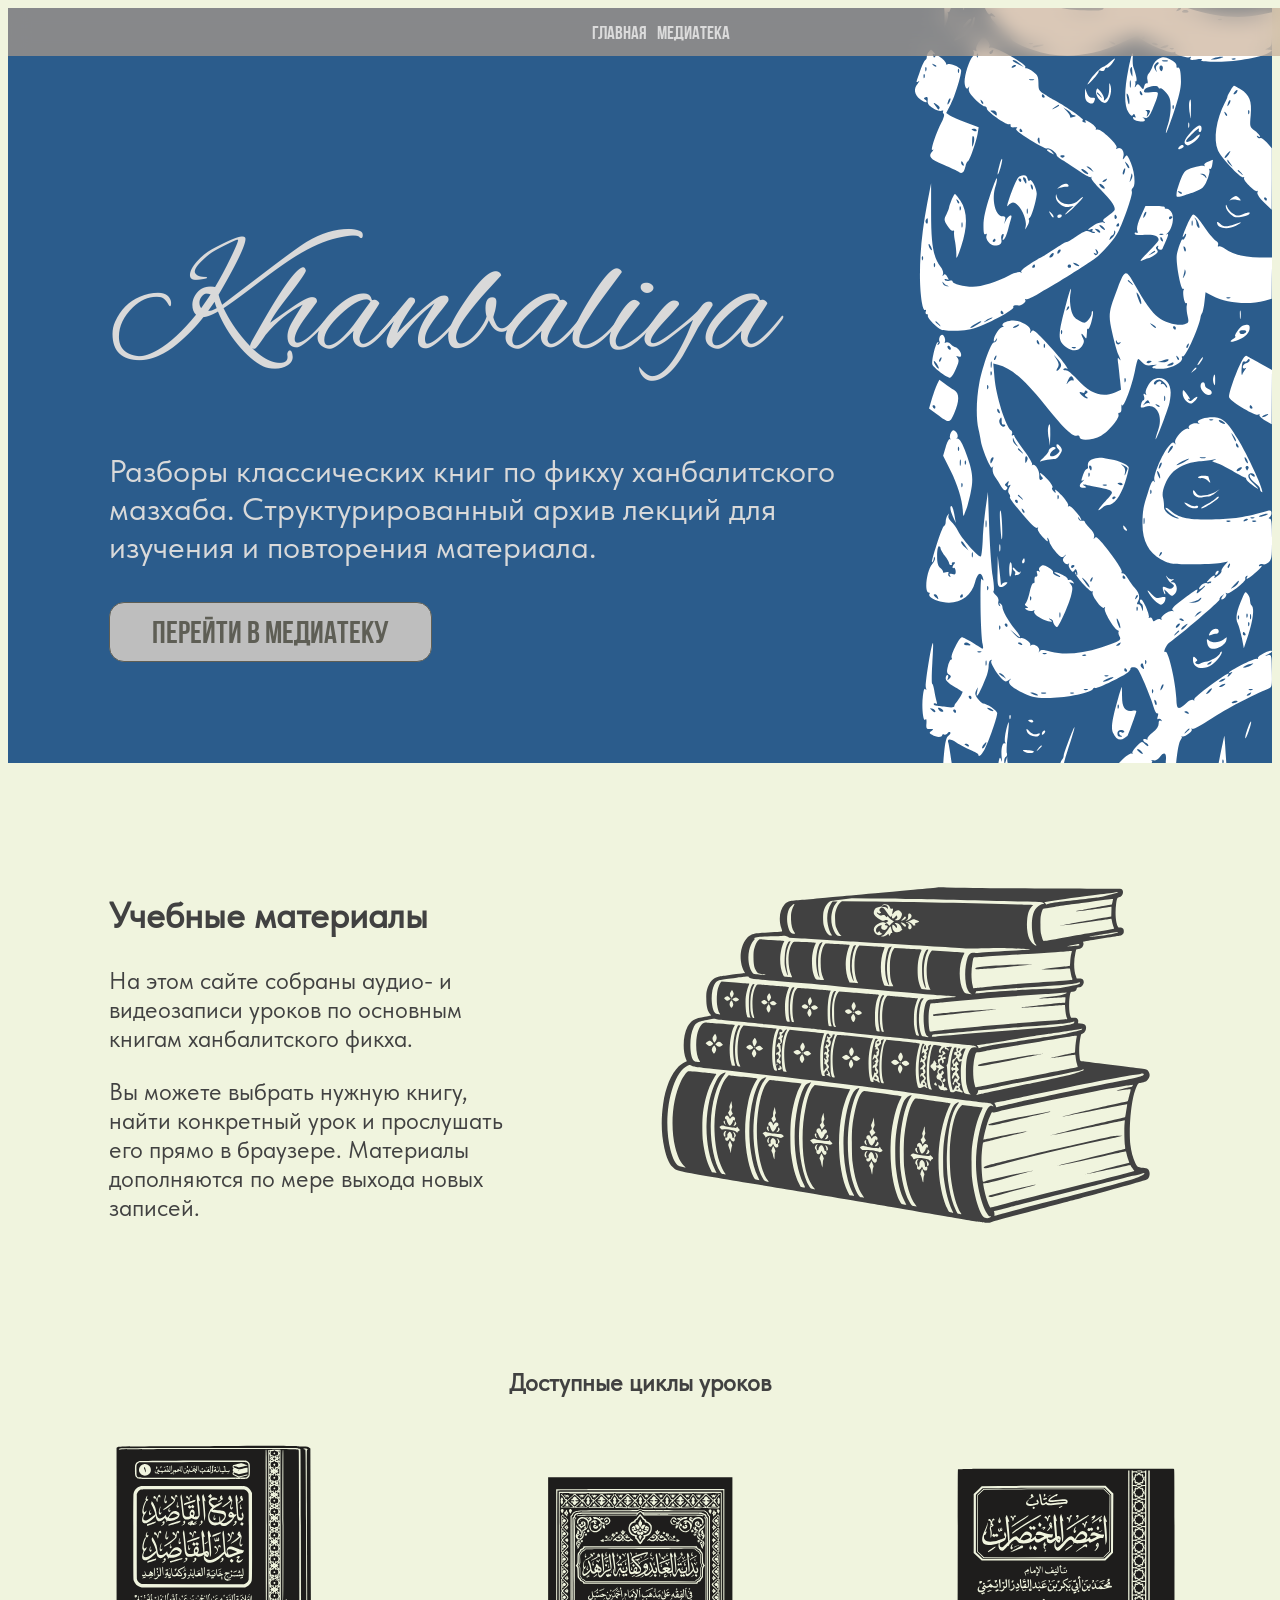
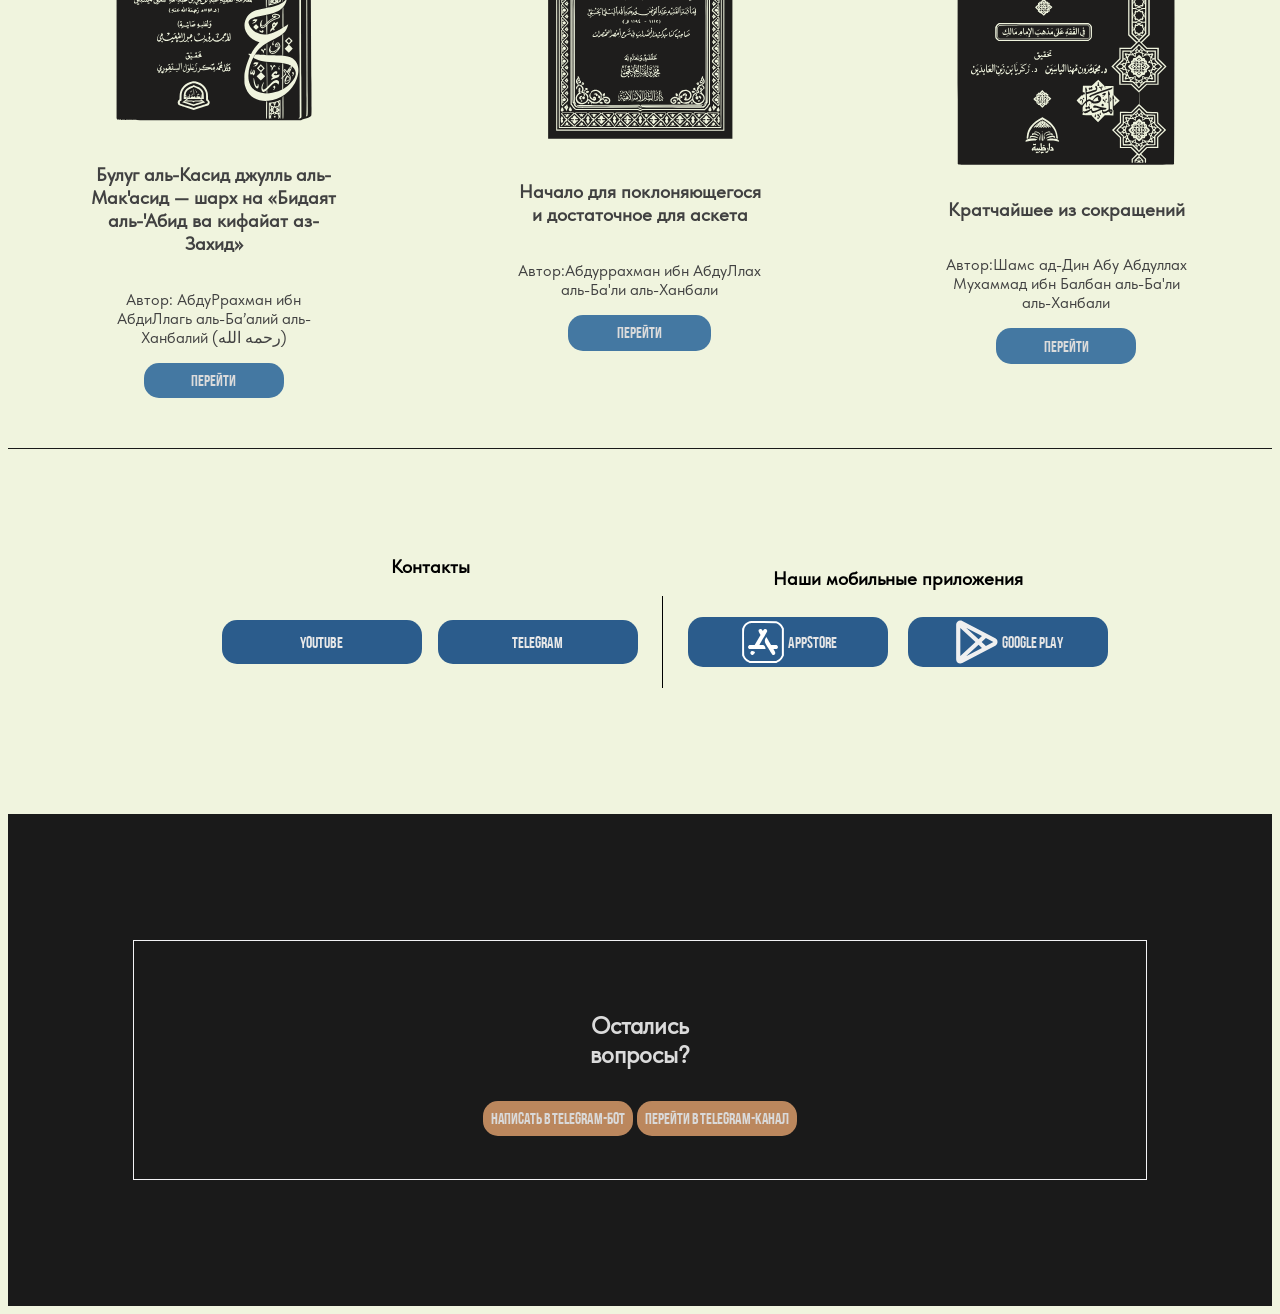
<file: index.html>
<!DOCTYPE html>
<html lang="ru">
<head>
    <meta charset="UTF-8">
    <meta name="viewport" content="width=device-width, initial-scale=1.0">
    <title>Khanbaliya</title>
    <link rel="stylesheet" href="style.css">
    <link rel="stylesheet" href="adaptive.css">
    <link rel="shortcut icon" href="images/Круглая-каллиграфическая-печать-Ханбалитской-школы.ico" type="image/x-icon">
    <style>
    @font-face {
        font-family: 'f_1';
        src: url('fonts/PTSerif-Regular.ttf') format('truetype');
    }
    @font-face {
        font-family: 'f_2';
        src: url('fonts/1601702404ht.ttf') format('truetype');
    }
    @font-face {
        font-family: 'f_3';
        src: url('fonts/1601702404ht.ttf') format('truetype');
    }
    @font-face {
        font-family: 'f_4';
        src: url('bb.ttf') format('truetype');
    }
    a {
        font-family: f_4;
    }
</style>
    
</head>
<body>
    <header>
        <a style="font-family: f_4; font-weight: 100;" href="index.html">Главная</a>
        <a style="font-family: f_4; font-weight: 100;"  href="media.html">Медиатека</a>
    </header>
    <main>
        <div class="hero">
            <h1>Khanbaliya</h1>
            <p>Разборы классических книг по фикху ханбалитского мазхаба. Структурированный архив лекций для изучения и повторения материала.</p>
            <a style="font-family: f_4; font-weight: 100;"  href="media.html">Перейти в медиатеку</a>
        </div>
        <div class="general_block_1">
            <div class="bl_1">
                <h2>Учебные материалы</h2>
                <p>На этом сайте собраны аудио- и видеозаписи уроков по основным книгам ханбалитского фикха.</p>
                <p>Вы можете выбрать нужную книгу, найти конкретный урок и прослушать его прямо в браузере. Материалы дополняются по мере выхода новых записей.</p>
            </div>
            <img src="images/books.svg" alt="">
        </div>
        <div class="general_block_2">
            <h2>Доступные циклы уроков</h2>
            <div class="b2_grid">
                <div class="card_b2">
                    <img src="images/img1.svg" alt="">
                    <h3>Булуг аль-Касид джулль аль-Мак'асид — шарх на «Бидаят аль-'Абид ва кифайат аз-Захид»</h3>
                    <p>Автор: АбдуРрахман ибн АбдиЛлагь аль-Ба’алий аль-Ханбалий (رحمه الله)</p>
                    <a href="media.html">Перейти</a>
                </div>
                <div class="card_b2">
                    <img style="width: 50%;" src="images/img2.svg" alt="">
                    <h3>Начало для поклоняющегося и достаточное для аскета</h3>
                    <p>Автор:Абдуррахман ибн АбдуЛлах аль-Ба'ли аль-Ханбали</p>
                    <a href="media.html">Перейти</a>
                </div>
                <div class="card_b2">
                    <img src="images/img3.svg" alt="">
                    <h3>Кратчайшее из сокращений</h3>
                    <p>Автор:Шамс ад-Дин Абу Абдуллах Мухаммад ибн Балбан аль-Ба'ли аль-Ханбали</p>
                    <a href="media.html">Перейти</a>
                </div>
            </div>
        </div>
        <div class="general_block_3" >
            
            <div  style="padding: 2%; text-align: center; display: flex; flex-direction: column; align-items: center; margin-top: 0px;">
            <h3 >Контакты</h3>
                <div class="lv1_b3">
                    <a style="padding: 3%;" class="b_3" href="">YouTube</a>
                    <a style="padding: 3%;" class="b_3 " href="https://t.me/khanabilya_0">Telegram</a>
                </div>
            </div>
            <div class="b3">
                <h3>Наши мобильные приложения</h3>
                <div  class="bl_3">
                    <a class="b_3" href="https://apps.apple.com/app/id6754279069"><img src="images/apple.svg" alt="">AppStore</a>
                    <a class="b_3" href="https://play.google.com/store/apps/details?id=com.hanabily"><img src="images/google-play-svgrepo-com.svg" alt="">Google Play</a>
                </div>
            </div>
        </div>
    </main>
    <footer>
        <div class="fut_lv1">
            <div style="display: flex; align-items: center; justify-content: center;">
                <h2 style="text-align: center; width: 100%;">Остались вопросы?</h2>
            </div>
            <div class="fut">
                <a href="https://t.me/hanbaly_bot"> Написать в Telegram-бот</a>
                <a href="https://t.me/khanabilya_0">Перейти в Telegram-канал</a>
            </div>
        </div>
    </footer>
</body>
</html>
</file>
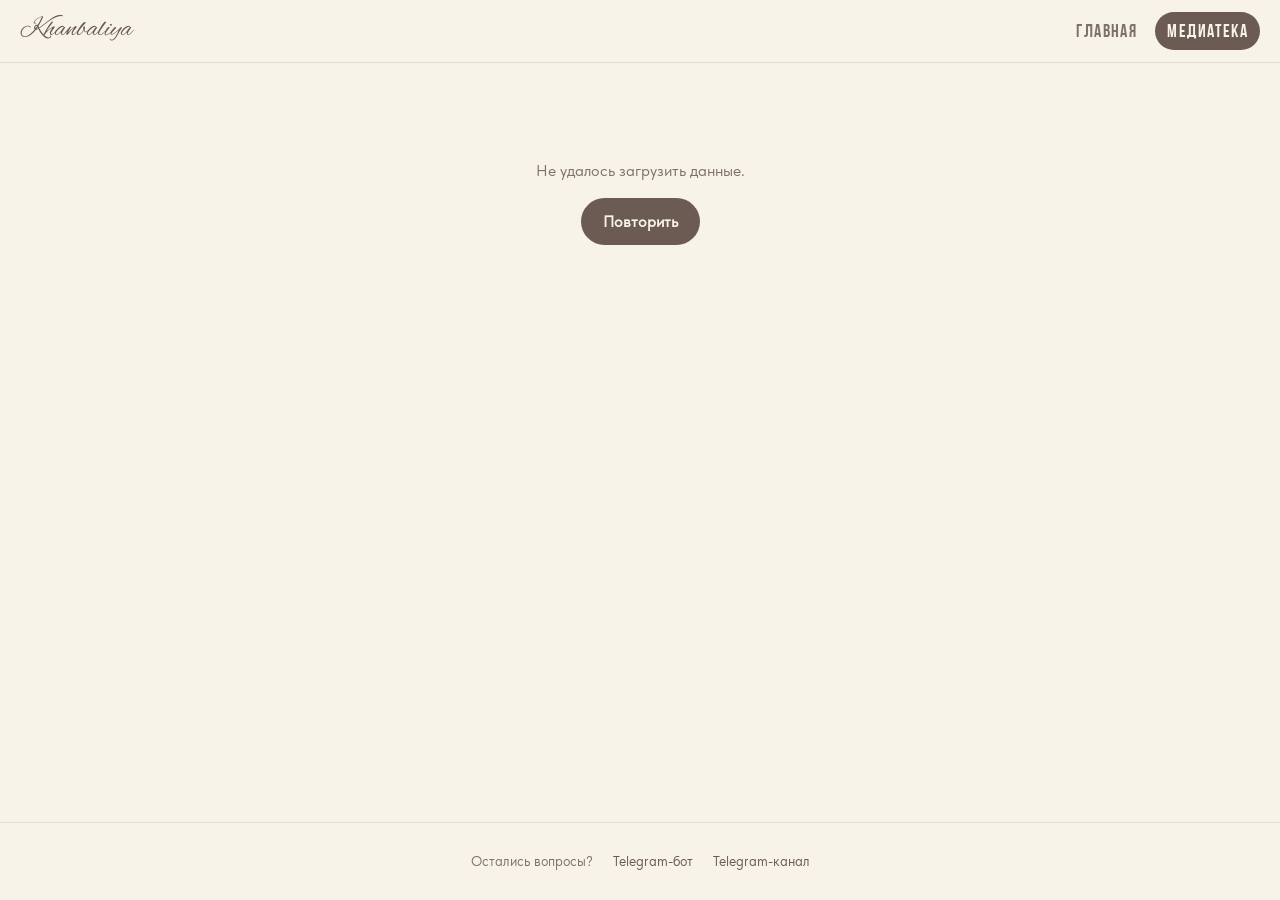
<file: media.html>
<!DOCTYPE html>
<html lang="ru">
<head>
    <meta charset="UTF-8">
    <meta name="viewport" content="width=device-width, initial-scale=1.0, viewport-fit=cover">
    <meta name="color-scheme" content="light">
    <title>Медиатека — Khanbaliya</title>
    <link rel="shortcut icon" href="images/Круглая-каллиграфическая-печать-Ханбалитской-школы.ico" type="image/x-icon">
    <link rel="stylesheet" href="media.css">
</head>
<body data-view="home">

<header class="topbar">
    <a class="brand" href="index.html">Khanbaliya</a>
    <nav>
        <a href="index.html">Главная</a>
        <a href="#" class="active">Медиатека</a>
    </nav>
</header>

<main id="app">

    <!-- Загрузка / ошибка -->
    <section id="boot" class="boot" aria-live="polite">
        <div class="spinner" id="boot-spinner"></div>
        <p id="boot-text">Загружаем уроки…</p>
        <button id="boot-retry" class="btn" hidden>Повторить</button>
    </section>

    <!-- ГЛАВНАЯ: книги -->
    <section id="view-home" hidden>
        <div class="hero">
            <h1>Media Library</h1>
            <p>Аудиоуроки по книгам ханбалитского фикха</p>
        </div>
        <div id="continue"></div>
        <label class="search">
            <span data-icon="search"></span>
            <input id="search" type="search" placeholder="Найти книгу или урок" autocomplete="off">
        </label>
        <div id="books" class="grid"></div>
        <div id="hits"></div>
        <p class="note-vpn">Если аудио не загружается — попробуйте VPN.</p>
    </section>

    <!-- КНИГА: список частей -->
    <section id="view-book" hidden>
        <a class="back" href="#"><span data-icon="chevron-left"></span>Все книги</a>
        <div id="book-head" class="book-head"></div>
        <label class="search" id="book-search-wrap" hidden>
            <span data-icon="search"></span>
            <input id="book-search" type="search" placeholder="Найти часть" autocomplete="off">
        </label>
        <div id="book-lessons" class="list"></div>
    </section>

    <!-- УРОК: плеер + заметки -->
    <section id="view-lesson" hidden>
        <a class="back" id="lesson-back" href="#"><span data-icon="chevron-left"></span><span id="lesson-back-text">Назад</span></a>
        <div class="lesson-grid">

            <div class="player card">
                <div class="cover cover--lg" id="lp-cover"><span id="lp-letter"></span></div>
                <div class="now">
                    <div class="eyebrow" id="lp-eyebrow"></div>
                    <h1 id="lp-title"></h1>
                    <div class="muted" id="lp-book"></div>
                </div>

                <div class="seekrow">
                    <input id="seek" type="range" min="0" max="0" step="any" value="0" aria-label="Перемотка">
                    <div class="times"><span id="t-cur">0:00</span><span id="t-dur">0:00</span></div>
                </div>

                <div class="transport">
                    <button id="btn-prev" class="ic" aria-label="Предыдущая часть" title="Предыдущая часть"><span data-icon="prev"></span></button>
                    <button id="btn-back" class="ic" aria-label="Назад на 15 секунд" title="Назад 15 с"><span data-icon="back15"></span></button>
                    <button id="btn-play" class="play" aria-label="Играть"><span class="i-play" data-icon="play"></span><span class="i-pause" data-icon="pause"></span></button>
                    <button id="btn-fwd" class="ic" aria-label="Вперёд на 15 секунд" title="Вперёд 15 с"><span data-icon="fwd15"></span></button>
                    <button id="btn-next" class="ic" aria-label="Следующая часть" title="Следующая часть"><span data-icon="next"></span></button>
                </div>

                <div class="chips">
                    <button id="btn-speed" class="chip" title="Скорость">1×</button>
                    <button id="btn-sleep" class="chip" title="Таймер сна"><span data-icon="moon"></span><span id="sleep-label">Таймер сна</span></button>
                    <button id="btn-auto" class="chip" aria-pressed="true" title="Автоматически включать следующую часть">Авто-следующая</button>
                </div>
            </div>

            <div class="side card">
                <div class="tabs" role="tablist">
                    <button role="tab" data-tab="notes" aria-selected="true">Заметки</button>
                    <button role="tab" data-tab="parts" aria-selected="false">Части</button>
                </div>

                <div class="panel" data-panel="notes">
                    <div class="note-tools">
                        <button id="btn-time" class="chip" title="Вставить текущее время"><span data-icon="clock"></span>Таймкод</button>
                        <button id="btn-bold" class="chip" aria-label="Жирный"><b>B</b></button>
                        <button id="btn-italic" class="chip" aria-label="Курсив"><i>I</i></button>
                        <select id="font-select" aria-label="Шрифт заметок">
                            <option value="'Tilda', system-ui, sans-serif">Обычный</option>
                            <option value="Georgia, 'Times New Roman', serif">С засечками</option>
                            <option value="ui-monospace, Menlo, Consolas, monospace">Моноширинный</option>
                        </select>
                    </div>
                    <textarea id="note-text" placeholder="Пишите заметки по ходу урока. Таймкод привязывает мысль к моменту в записи."></textarea>
                    <div class="note-foot">
                        <span id="note-status" class="muted"></span>
                        <span class="spacer"></span>
                        <button id="btn-export" class="chip"><span data-icon="download"></span>Экспорт .txt</button>
                        <button id="btn-clear" class="chip danger"><span data-icon="trash"></span>Очистить</button>
                    </div>
                    <div id="note-preview-wrap" hidden>
                        <h3>Просмотр (таймкоды кликабельны)</h3>
                        <div id="note-preview"></div>
                    </div>
                </div>

                <div class="panel" data-panel="parts" hidden>
                    <div id="side-lessons" class="list"></div>
                </div>
            </div>

        </div>
    </section>
</main>

<footer class="foot" id="foot">
    <span>Остались вопросы?</span>
    <a href="https://t.me/hanbaly_bot">Telegram-бот</a>
    <a href="https://t.me/khanabilya_0">Telegram-канал</a>
</footer>

<!-- Мини-плеер: виден на всех экранах, кроме страницы урока -->
<div id="mini" hidden>
    <div class="mini-bar"><i id="mini-bar"></i></div>
    <div class="mini-body" id="mini-open" role="button" tabindex="0" aria-label="Открыть плеер">
        <div class="cover cover--sm" id="mini-cover"><span id="mini-letter"></span></div>
        <div class="mini-text">
            <div class="mini-title" id="mini-title"></div>
            <div class="muted" id="mini-book"></div>
        </div>
        <button id="mini-play" class="mini-btn" aria-label="Играть"><span class="i-play" data-icon="play"></span><span class="i-pause" data-icon="pause"></span></button>
    </div>
</div>

<div id="toast" role="status" aria-live="polite"></div>
<audio id="audio" preload="metadata"></audio>
<script src="app.js"></script>
</body>
</html>
</file>
<file: style.css>
a {
    font-family: inherit; /* Наследовать шрифт от родителя */
}
@font-face {
    font-family: f_1;
    src: url(fonts/PTSerif-Regular.ttf);
}
@font-face {
    font-family: f_2;
    src: url(fonts/1601702404ht.ttf);
}
@font-face {
    font-family: f_3;
    src: url(fonts/1601702404ht.ttf);
}
@font-face {
    font-family: f_4;
    src: url(bb.ttf);
}
@font-face {
    font-family: f_5;
    src: url(fonts/TildaSans-Regular.ttf);
}
:root{
    --1:#1A1A1A;
    --2:#414141;
    --3:#D4A373;
    --4:#262626;
    --5:#A1A1AA ;
    --6:#dbdbdb;
    --7:#c3a6899c;
}
:root{
    --im1:url(/images/fon.svg);
}
*{
    transition: filter 0.3s;

}
body{
        background: #f0f4de;
}
header{
    display: flex;
    text-align: center;
    align-items: center;
    justify-content: center;
    position: fixed;
    z-index: 1000;
    background: var(--7);
    width: 100%;
    padding: 1%;
    backdrop-filter: blur(10px);
    gap: 10px;
}
header a {
    font-family: f_2;
    font-weight: 600;
    font-size: 120%;
    text-decoration: none;
    color: var(--6);
}
header a:hover{
    filter: invert();
    
}
.hero{
    display: flex;
    flex-direction: column;
    gap: 4px;
    justify-content: center;
    text-align: start;
    padding: 8%;
    background-color: var(--3);
    background-image: url(images/fon.svg);
    filter: invert();
    background-position: right;
    background-repeat: no-repeat;
    background-size: cover;
    color: var(--4)    ;
    font-size: 500%;
}
.hero h1{
    font-weight: 100;
    margin-bottom: 0px;
    font-family: f_3;
    max-width: 800px;
    padding: 0%;
}
.hero a{
    background: var(--2);
    max-width: 300px;
    color: var(--5);
    text-decoration: none;
    font-family: f_1;
    padding: 1%;
    text-align: center;
    font-size: 40%;
    border-radius: 15px;
    border: #A1A1AA 1px solid;
}
.hero a:hover{
    filter: invert();
}
.hero p{
    font-size: 40%;
    max-width: 70%;
    font-family: f_5;
}
.general_block_1{
    padding: 8%;
    color: var(--2);
    font-family: f_5;
    font-size: 150%;
    display: flex;
    align-items: center;
    justify-content: center;    
}
.general_block_1 img{
    width: 50%;
    height: auto;
}
.general_block_1 p, h2{
    max-width: 80%;

}
.general_block_2{
    font-family: f_5;
    color: var(--2);
    text-align: center;
    display: flex;
    flex-direction: column;
    justify-content: center;
    align-items: center;
}
.b2_grid{
    display: flex;
    align-items: center;
    justify-content: center;
    gap: 10px;
}
.card_b2{
    display: flex;
    flex-direction: column;
    max-width: 40%;
    text-align: center;
    justify-content: center;
    align-items: center;
}
.card_b2 p, h3{
    max-width: 60%;
}
.card_b2 img{
    width: 70%;
    filter: saturate(0.6) contrast(0.8) sepia(0.2) brightness(1.1);;
}
.card_b2 a{
    text-align: center;
    text-decoration: none;
    color: var(--6);
    background: #4478a2;
    padding: 2%;
    width: 30%;
    border-radius: 15px;
}
.card_b2 a:hover{
    filter: invert();
}
footer{
    text-align: center;
    display: flex;
    flex-direction: column;
    align-items: center;
    margin-top: 100px;
    padding: 10%;
    background: var(--1);
    color: var(--6);
    font-family: f_5;
    gap: 20px;
    
}
footer a {
    background: #4478a2;
    color: var(--4);
    text-decoration: none;
    filter: invert();
    border-radius: 15px;
    padding: 8px;
}
footer a:hover{
    filter: none;
}
.fut_lv1{
    border: #f3f3f5 1px solid;
    padding: 5%;
    display: flex;
    width: 90%;
    text-align: center;
    flex-direction: column;
    align-items: center;
    justify-content: center;
    gap: 20px;
}
.general_block_3{
    font-family: f_5;
    text-align: center;
    display: flex;
    align-items: center;
    justify-content: center;
    border-top: #1A1A1A solid 1px;
    margin-top: 50px;
    padding: 0px;

}
.bl_3{
    display: flex;
    align-items: center;
    justify-content: center;
    text-align: center;
    padding: 2%;
    gap: 20px;
    width: 100%;
}
.b_3{
    display: flex;
    align-items: center;
    background: var(--3);
    padding: 0% 2%;
    border-radius: 15px;
    filter: invert();
    width: 200PX;
    justify-content: center;
}
.general_block_3 img{
    width: 50px;
}
.bl_3 a {
    text-decoration: none;
    color: #1A1A1A;
}
.b_3:hover{
    filter: none;
}
.general_block_3 h3{
    margin-top: 80px;
    width: 100%;
}
.lv1_b3{
    border-right: 1px solid;
    display: flex;
    gap: 16px;
    padding: 24px;

}
.lv1_b3 a{
    color: rgb(23, 23, 23);
    text-decoration: none;
}
.b3{
    text-align: center; 
    display: flex; 
    flex-direction: column; 
    align-items: center;
    
}
.media_block_1{
    text-align: center;
    display: flex;
    flex-direction: column;
    align-items: center;
    justify-content: center;
}
.media_block_1 h2{
    margin-bottom: 0px;
}
.media_block_1 p{
    margin-top: 2px;
}
/* ==========================================
   Стили для тетради заметок
   ========================================== */
.notebook-paper {
    background-color: #fdfdfd;
    background-image: linear-gradient(#e1e1e1 1px, transparent 1px);
    background-size: 100% 30px;
    line-height: 30px;
    border: 1px solid #ccc;
    border-radius: 4px;
    padding: 0 15px;
}

.notebook-paper textarea {
    width: 100%;
    height: 250px;
    background: transparent;
    border: none;
    outline: none;
    resize: none;
    line-height: 30px; /* Строки должны совпадать с полосками */
    font-family: inherit;
    font-size: 16px;
    padding: 0;
    margin: 0;
    color: #12121a;
}

.saved-note-display {
    white-space: pre-wrap;
    line-height: 30px;
    background-color: #fdfdfd;
    background-image: linear-gradient(#e1e1e1 1px, transparent 1px);
    background-size: 100% 30px;
    border: 1px solid #ccc;
    border-radius: 4px;
    font-size: 16px;
    color: #12121a;
}

.saved-note-display b, .saved-note-display strong { font-weight: bold; }
.saved-note-display i, .saved-note-display em { font-style: italic; }
.saved-note-display .time-link {
    color: #2f2f30;
    font-weight: bold;
    cursor: pointer;
    text-decoration: underline;
}

/* Полноэкранный режим */
#notes-wrapper.fullscreen {
    position: fixed;
    top: 0; left: 0; width: 100vw; height: 100vh;
    background: #12121a;
    z-index: 9999;
    padding: 20px;
    box-sizing: border-box;
    display: flex;
    flex-direction: column;
    color: white;
    border-radius: 0;
}
#notes-wrapper.fullscreen .notes-header h3 {
    color: white;
}
#notes-wrapper.fullscreen .notebook-paper {
    flex-grow: 1;
    display: flex;
    flex-direction: column;
    background-color: #fdfdfd;
}
#notes-wrapper.fullscreen textarea {
    flex-grow: 1;
    height: auto;
}
.materials{
    margin-left: 4%;
    max-width: 50%;
}
.materials a {
    text-decoration: none;
    color: var(--4);
}
.materials a:hover{
    color: #180026;
}
.materials h3{
}
.materials p{
}
#page-book{
    font-family: f_5;
}
#page-book h2:hover{
    background-color: #3d4519;
}
#nav-back-container a{
    color: var(--2);
}
/* Стили для тетради (ТОЛЬКО для ввода) */
.notebook-paper {
    background-color: #fdfdfd;
    background-image: linear-gradient(#e1e1e1 1px, transparent 1px);
    background-size: 100% 30px;
    line-height: 30px;
    border: 1px solid #ccc;
    border-radius: 4px;
    padding: 0 15px;
}

.notebook-paper textarea {
    width: 100%;
    height: 250px;
    background: transparent;
    border: none;
    outline: none;
    resize: none;
    line-height: 30px;
    font-family: inherit;
    font-size: 16px;
    padding: 0;
    margin: 0;
    color: #303030;
}

/* Сохраненные заметки (БЕЗ линий, просто текст) */
.saved-note-display {
    white-space: pre-wrap;
    line-height: 1.6;
    font-size: 16px;
    color: #e8e8f0; /* Светлый текст для темного фона */
    background: #1a1a26;
    border: 1px solid #2a2a3d;
    border-radius: 8px;
    padding: 15px;
    margin-top: 10px;
}

.saved-note-display b, .saved-note-display strong { font-weight: bold; color: #fff; }
.saved-note-display i, .saved-note-display em { font-style: italic; color: #ccc; }
.saved-note-display .time-link {
    color: #7b7b7b;
    font-weight: bold;
    cursor: pointer;
    text-decoration: underline;
}

/* Стиль для summary (стрелочка) */
summary::-webkit-details-marker { display: none; }
summary { list-style: none; }
summary::before { content: '➕ '; }
details[open] summary::before { content: '➖ '; }

/* Полноэкранный режим */
#notes-wrapper.fullscreen {
    position: fixed;
    top: 0; left: 0; width: 100vw; height: 100vh;
    background: #12121a;
    z-index: 9999;
    padding: 20px;
    box-sizing: border-box;
    display: flex;
    flex-direction: column;
    overflow-y: auto;
}
#notes-wrapper.fullscreen .notebook-paper {
    flex-grow: 1;
    display: flex;
    flex-direction: column;
    background-color: #fdfdfd;
}
#notes-wrapper.fullscreen textarea {
    flex-grow: 1;
    height: 60vh;
}
#notes-wrapper.fullscreen summary {
    color: white;
}
.saved-note-display {
    white-space: pre-wrap;
    word-wrap: break-word;       /* Переносит длинные слова */
    overflow-wrap: break-word;   /* Современный аналог */
    line-height: 1.6;
    font-size: 16px;
    color: #e8e8f0;
    background: #12121a;
    border-radius: 6px;
    padding: 15px;
    margin-top: 10px;
    max-width: 100%;             /* Ограничивает ширину родителем */
    box-sizing: border-box;      /* Чтобы padding не расширял блок */
}
/* ==========================================
   Кастомный аудиоплеер
   ========================================== */
.custom-audio-player {
    border: 1px solid #2a2a3d;
    border-radius: 12px;
    padding: 20px;
    margin-bottom: 30px;
    display: flex;
    flex-direction: column;
    gap: 15px;
}

/* Прогресс-бар */
.player-progress-container {
    width: 100%;
    height: 8px;
    background: #363636;
    border-radius: 4px;
    cursor: pointer;
    position: relative;
    overflow: hidden;
}

.player-progress-bar {
    height: 100%;
    width: 0%;
    background: #3c3c3c;
    border-radius: 4px;
    transition: width 0.1s linear;
}

/* Контролы */
.player-controls {
    display: flex;
    align-items: center;
    justify-content: center;
    gap: 15px;
    flex-wrap: wrap;
}

/* Кнопки */
.player-btn {
    background: transparent;
    border: none;
    color: #4b4b4b;
    cursor: pointer;
    display: flex;
    align-items: center;
    justify-content: center;
    padding: 8px;
    border-radius: 50%;
    transition: all 0.2s ease;
}

.player-btn:hover {
    color: #1e1e1e;
    background: rgba(13, 13, 13, 0.015);
}

.player-btn.play-btn {
    background: #272727;
    color: white;
    width: 56px;
    height: 56px;
    text-align: center;
}

.player-btn.play-btn:hover {
    background: #1c1b1f;
    transform: scale(1.05);
}

/* Время */
.player-time {
    font-variant-numeric: tabular-nums;
    font-size: 14px;
    color: #3d3d3d;
    min-width: 90px;
    text-align: center;
}

/* Скорость */
.player-speed {
    background: #12121a;
    color: #e8e8f0;
    border: 1px solid #404040;
    padding: 6px 10px;
    border-radius: 6px;
    cursor: pointer;
    font-size: 14px;
    outline: none;
}

.player-speed:focus {
    border-color: #1a191b;
}
button{
    border-radius: 10px;
    border:#12121a 1px solid;
}
.book{
    background: #d4a37339;
    padding: 2%;
    border: #4d4d4d5f 1px solid;
    border-radius: 15px;
    margin-bottom: 20px;
    color: var(--2);
}
.book img{
    width: 5%;
}
.book h3{
    border-bottom: 1px solid;
    color: var(--2);
}
.book p{
    color: var(--2);
}
.materials{
    margin: 0 auto;
    padding: 4%;
}
.book:hover{
    filter:contrast(5);
}
#book-title-display h3{
    border-bottom: none;
}
.media_block_1{
    border-bottom: 1px solid;
}
.media_block_1 h1{
    margin-bottom: 10px;

}
#lessons-container{
    display: flex;
    flex-direction: column;
    justify-content: center;
    text-align: center;
    margin: 0 auto;
}
.media_block_1 h2{
    font-family: f_5;
    font-weight: 100;
    margin-bottom: 40px;
}
/* Обновляем контейнер прогресс-бара */
.player-progress-container {
    width: 100%;
    height: 6px;
    background: #2a2a3d; /* Светлая линия */
    border-radius: 4px;
    cursor: pointer;
    position: relative;
    margin: 15px 0;
    display: flex;
    align-items: center;
    overflow: visible; /* иначе кружок-ползунок обрезается */
}

/* Сама заполненная часть */
.player-progress-bar {
    height: 100%;
    width: 0%;
    background: #464646; /* Фиолетовая линия */
    border-radius: 4px;
    position: relative;
    pointer-events: none; /* Чтобы клик проходил на контейнер */
}

/* Кружок-ползунок */
.player-thumb {
    position: absolute;
    right: -8px; /* Сдвигаем вправо, чтобы был по центру края */
    top: 50%;
    transform: translateY(-50%);
    width: 16px;
    height: 16px;
    background: #ffffff;
    border: 3px solid #646464;
    border-radius: 50%;
    box-shadow: 0 2px 5px rgba(0,0,0,0.5);
    opacity: 0; /* Скрыт по умолчанию */
    transition: opacity 0.2s;
    pointer-events: auto;
    cursor: grab;
}

/* Показываем кружок при наведении на плеер */
.custom-audio-player:hover .player-thumb,
.custom-audio-player.dragging .player-thumb {
    opacity: 1;
}

/* Меняем курсор при перетаскивании */
.custom-audio-player.dragging .player-thumb {
    cursor: grabbing;
    transform: translateY(-50%) scale(1.2);
}
</file>
<file: adaptive.css>
@media (max-width: 1000px){

    *{
        font-size: 100%;
    }
    header{
        margin: 0 auto;
        right: 10%;
        max-width: 80%;
        border-radius: 15px;
    }
    .hero{
        width: 100%;
        padding: 90% 0%;
        background-repeat: repeat-y;
        background-size: auto;
        text-align: center;
        display: flex;
        flex-direction: column;
        align-items: center;

    }
    .hero p{
        font-size: 0%;

    }
    .hero h1{
        background: #dedddd91;
        backdrop-filter: blur(10px);
        padding: 5%;
        border-radius: 20px;
    }
    .b2_grid{
        display: flex;
        flex-direction: column;
    }
    .general_block_3{
        flex-direction: column;
    }
    .card_b2{
        max-width: 100%;
    }
    .general_block_1{
        text-align: center;
        display: flex;
        flex-direction: column;
        align-items: center;
        justify-content: center;
        border-bottom: 1px solid;
    }
    .bl_1{
        display: flex;
        flex-direction: column;
        align-items: center;
        gap: 10px;
    }
    .general_block_1 p{
        
    }
    .general_block_1 img{
    height: 0px;        
    }
    h2{
        font-size: 200%;
    }
    footer{
        
    }
    .fut{
        display: flex;
        flex-direction: column;
        gap: 8px;
    }
    .fut_lv1 h2{
    }
    .fut_lv1 a{
        font-size: 80%;
        
    }
    .general_block_3{
        margin: 0 auto;
        width: 80%;
        padding: 0%;
        border: none;
        
    }
    .lv1_b3, .bl_3{
        display: flex;
        flex-direction: column;
    }
    .lv1_b3{
        gap: 10px;
        font-size: 200%;
        border-right: #00000000 1px solid;
        border-bottom: 1px solid;
    }
    .b3{
        padding: 1px;
    }
    .general_block_3{
        display: flex;
        flex-direction: column;
        gap: 4px;
    }
    .b3 h3 {
        margin-top: 8px;
        padding: 0%;
    }
    .materials{
        max-width: 90%;
        margin-top: 64px;
    }
    #heroMEDIA h1{
        line-height: 60px;
        max-width: 70% !important;
    }
    .book img{
        width: 10%;
    }
}
</file>
<file: media.css>
/* ==========================================================
   Медиатека Khanbaliya — отдельный стиль страницы media.html
   Кремово-коричневая тема.
   ========================================================== */
@font-face { font-family: 'Tilda';  src: url(fonts/TildaSans-Regular.ttf); font-display: swap; }
@font-face { font-family: 'Script'; src: url(fonts/1601702404ht.ttf);     font-display: swap; }
@font-face { font-family: 'Bebas';  src: url(bb.ttf);                      font-display: swap; }

:root {
    --bg: #f7f3e8;          /* Кремовый фон */
    --surface: #fdfbf7;     /* Светлый для карточек */
    --surface-2: #ece6d9;   /* Для ховеров и полей */
    --line: rgba(107, 91, 82, .15);
    --text: #3b322b;        /* Темно-коричневый текст */
    --muted: #7e7268;       /* Приглушенный */
    --accent: #6b5b52;      /* Коричневый акцент */
    --accent-ink: #f7f3e8;
    --track: rgba(107, 91, 82, .2);
    --danger: #a8443a;
    --shadow: 0 12px 32px rgba(60, 50, 40, .08);
    --r: 20px;
    color-scheme: light;
}

* { box-sizing: border-box; margin: 0; }
[hidden] { display: none !important; }
html { scroll-behavior: smooth; }
body {
    background: var(--bg);
    color: var(--text);
    font-family: 'Tilda', system-ui, sans-serif;
    font-size: 16px;
    line-height: 1.45;
    -webkit-font-smoothing: antialiased;
    min-height: 100vh;
    display: flex;
    flex-direction: column;
}
a { color: inherit; text-decoration: none; }
button, select, input, textarea { font: inherit; color: inherit; }
button { cursor: pointer; }
svg { display: block; }
:focus-visible { outline: 3px solid var(--accent); outline-offset: 2px; }
.muted { color: var(--muted); }
.eyebrow { font-family: 'Bebas', 'Tilda', sans-serif; letter-spacing: .12em; text-transform: uppercase; color: var(--accent); font-size: .95rem; }
.spacer { flex: 1; }

/* ---------- Шапка ---------- */
.topbar {
    position: sticky; top: 0; z-index: 50;
    display: flex; align-items: center; justify-content: space-between;
    padding: 12px max(20px, env(safe-area-inset-right)) 12px max(20px, env(safe-area-inset-left));
    background: color-mix(in srgb, var(--bg) 82%, transparent);
    backdrop-filter: blur(14px); -webkit-backdrop-filter: blur(14px);
    border-bottom: 1px solid var(--line);
}
.brand { font-family: 'Script', serif; font-size: 1.7rem; line-height: 1; color: var(--accent); }
.topbar nav { display: flex; gap: 6px; }
.topbar nav a {
    font-family: 'Bebas', sans-serif; letter-spacing: .08em; font-size: 1.1rem;
    padding: 6px 12px; border-radius: 999px; color: var(--muted);
}
.topbar nav a:hover { color: var(--text); }
.topbar nav a.active { color: var(--accent-ink); background: var(--accent); }

main { width: 100%; max-width: 1080px; margin: 0 auto; padding: 0 20px 48px; flex: 1; }
body.has-mini main { padding-bottom: 110px; }

/* ---------- Загрузка ---------- */
.boot { text-align: center; padding: 96px 0; color: var(--muted); }
.spinner {
    width: 36px; height: 36px; margin: 0 auto 16px; border-radius: 50%;
    border: 3px solid var(--track); border-top-color: var(--accent);
    animation: spin 0.9s linear infinite;
}
@keyframes spin { to { transform: rotate(360deg); } }
.boot .btn { margin-top: 16px; }

/* ---------- Кнопки ---------- */
.btn {
    display: inline-flex; align-items: center; gap: 8px; justify-content: center;
    background: var(--accent); color: var(--accent-ink);
    border: none; border-radius: 999px; padding: 12px 22px; font-weight: 600;
}
.btn:hover { filter: brightness(1.08); }
.chip {
    display: inline-flex; align-items: center; gap: 6px;
    background: var(--surface-2); border: 1px solid var(--line); border-radius: 999px;
    padding: 7px 14px; font-size: .9rem; min-height: 36px;
}
.chip:hover { border-color: var(--accent); }
.chip[aria-pressed="true"] { background: color-mix(in srgb, var(--accent) 22%, var(--surface-2)); border-color: var(--accent); }
.chip.danger { color: var(--danger); }
.chip svg { width: 16px; height: 16px; }

/* ---------- Главная ---------- */
.hero {
    position: relative; overflow: hidden; isolation: isolate;
    margin: 20px 0 24px; padding: 44px 32px; border-radius: 28px;
    background: linear-gradient(135deg, #8a7a6e, #6b5b52 60%, #4a3f37);
    color: #f7f3e8;
}
.hero::before {
    content: ""; position: absolute; inset: 0; z-index: -1;
    background: url(images/fon.svg) right center / cover no-repeat;
    opacity: .22; mix-blend-mode: multiply;
}
.hero h1 { font-family: 'Script', serif; font-weight: 400; font-size: clamp(2.8rem, 9vw, 5.2rem); line-height: 1.05; }
.hero p { margin-top: 8px; font-size: 1.05rem; opacity: .9; max-width: 34ch; }

.search {
    display: flex; align-items: center; gap: 10px;
    background: var(--surface); border: 1px solid var(--line); border-radius: 999px;
    padding: 0 18px; margin: 0 0 20px;
}
.search:focus-within { border-color: var(--accent); }
.search svg { width: 20px; height: 20px; color: var(--muted); flex: none; }
.search input { flex: 1; background: none; border: none; outline: none; padding: 14px 0; min-width: 0; }

.continue {
    display: flex; align-items: center; gap: 16px; padding: 16px; margin-bottom: 20px;
    background: linear-gradient(120deg, color-mix(in srgb, var(--accent) 24%, var(--surface)), var(--surface));
    border: 1px solid var(--line); border-radius: var(--r);
}
.continue-text { flex: 1; min-width: 0; }
.continue-title { font-size: 1.15rem; margin: 2px 0; overflow-wrap: anywhere; }
.playdot {
    flex: none; width: 48px; height: 48px; border-radius: 50%;
    display: grid; place-items: center; background: var(--accent); color: var(--accent-ink);
}
.playdot svg { width: 22px; height: 22px; }

.grid { display: grid; grid-template-columns: repeat(auto-fill, minmax(min(100%, 420px), 1fr)); gap: 16px; }
.card {
    background: var(--surface); border: 1px solid var(--line);
    border-radius: var(--r); box-shadow: var(--shadow);
}
.book-card {
    display: flex; gap: 18px; padding: 16px; align-items: stretch;
    background: var(--surface); border: 1px solid var(--line); border-radius: var(--r);
    transition: transform .15s, border-color .15s;
}
.book-card:hover { transform: translateY(-2px); border-color: var(--accent); }
.book-info { flex: 1; min-width: 0; display: flex; flex-direction: column; gap: 4px; }
.book-info h3 { font-size: 1.08rem; font-weight: 400; line-height: 1.35; overflow-wrap: anywhere; }
.book-info .author { font-size: .9rem; color: var(--muted); }
.book-meta { margin-top: auto; padding-top: 8px; font-size: .85rem; color: var(--muted); }
.progress { height: 5px; border-radius: 3px; background: var(--track); overflow: hidden; margin-top: 8px; }
.progress i { display: block; height: 100%; background: var(--accent); border-radius: 3px; }
.sec-title { margin: 28px 0 12px; font-size: 1rem; color: var(--muted); font-weight: 400; }
.empty { color: var(--muted); padding: 28px 0; text-align: center; }
.note-vpn { margin-top: 28px; text-align: center; font-size: .85rem; color: var(--muted); }

/* ---------- Обложки ---------- */
.cover {
    position: relative; overflow: hidden; isolation: isolate; flex: none;
    display: grid; place-items: center; border-radius: 16px;
    background: linear-gradient(145deg, var(--c1, #6b5b52), var(--c2, #a89a8e));
    color: rgba(255,255,255,.92);
}
.cover::before {
    content: ""; position: absolute; inset: 0; z-index: -1;
    background: url(images/fon.svg) center / 230% auto no-repeat; opacity: .28; mix-blend-mode: multiply;
}

/* Иконка наушников на обложках (абсолютное центрирование) */
.cover-icon {
    position: absolute;
    inset: 0;
    margin: auto;
    width: 50%;
    height: auto;
    max-height: 75%;
    object-fit: contain;
    filter: brightness(0) invert(1) opacity(0.9) drop-shadow(0 4px 8px rgba(0,0,0,0.15));
}

/* Настройки размеров для разных обложек */
.cover--sm .cover-icon { width: 60%; max-height: 80%; }
.cover--lg .cover-icon { width: 55%; }

.book-card .cover { width: 96px; min-height: 112px; }
.cover--sm { width: 44px; height: 44px; border-radius: 10px; }
.cover--lg { width: min(260px, 62vw); aspect-ratio: 1; border-radius: 24px; margin: 0 auto; box-shadow: var(--shadow); }

/* ---------- Заголовок книги ---------- */
.back { display: inline-flex; align-items: center; gap: 4px; padding: 16px 0 8px; color: var(--muted); }
.back:hover { color: var(--text); }
.back svg { width: 20px; height: 20px; }
.book-head { display: flex; gap: 24px; align-items: center; padding: 8px 0 24px; }
.book-head .cover { width: 150px; height: 150px; border-radius: 22px; }
.book-head h1 { font-size: clamp(1.4rem, 4vw, 2rem); font-weight: 400; line-height: 1.25; overflow-wrap: anywhere; }
.book-head .author { color: var(--muted); margin-top: 4px; }
.book-head .stat { margin: 12px 0; font-size: .9rem; color: var(--muted); }
.book-head .progress { max-width: 320px; margin: 0 0 16px; }

/* ---------- Список частей ---------- */
.list { display: flex; flex-direction: column; gap: 8px; }
.lesson {
    position: relative; display: flex; align-items: center; gap: 14px; padding: 12px 16px;
    background: var(--surface); border: 1px solid var(--line); border-radius: 16px;
    transition: border-color .15s, background .15s; overflow: hidden;
}
.lesson:hover { border-color: var(--accent); }
.lesson.active { border-color: var(--accent); background: color-mix(in srgb, var(--accent) 14%, var(--surface)); }
.lesson .num {
    flex: none; width: 38px; height: 38px; border-radius: 50%; display: grid; place-items: center;
    background: var(--surface-2); font-size: .95rem; font-variant-numeric: tabular-nums;
}
.lesson.done .num { background: color-mix(in srgb, var(--accent) 30%, var(--surface-2)); color: var(--accent); }
.lesson.active .num { background: var(--accent); color: var(--accent-ink); }
.lesson .num svg { width: 18px; height: 18px; }
.ltext { flex: 1; min-width: 0; display: flex; flex-direction: column; }
.ltitle { overflow-wrap: anywhere; line-height: 1.35; }
.lmeta { font-size: .8rem; color: var(--muted); margin-top: 2px; }
.lbar { position: absolute; left: 0; right: 0; bottom: 0; height: 3px; background: transparent; }
.lbar i { display: block; height: 100%; background: var(--accent); }
.eq { display: flex; gap: 2px; align-items: flex-end; height: 14px; }
.eq i { width: 3px; height: 4px; background: currentColor; border-radius: 1px; }
body.is-playing .lesson.active .eq i { animation: eq .9s ease-in-out infinite; }
body.is-playing .lesson.active .eq i:nth-child(2) { animation-delay: .25s; }
body.is-playing .lesson.active .eq i:nth-child(3) { animation-delay: .5s; }
@keyframes eq { 0%,100% { height: 4px; } 50% { height: 14px; } }

/* ---------- Страница урока ---------- */
.lesson-grid { display: grid; grid-template-columns: minmax(0, 1fr); gap: 20px; padding-top: 8px; }
.player { padding: 24px 22px 22px; display: flex; flex-direction: column; gap: 20px; }
.now { text-align: center; }
.now h1 { font-size: clamp(1.35rem, 4vw, 1.8rem); font-weight: 400; line-height: 1.25; margin: 6px 0; overflow-wrap: anywhere; }

.seekrow { display: flex; flex-direction: column; gap: 2px; }
input[type=range] {
    -webkit-appearance: none; appearance: none; width: 100%; height: 28px; background: transparent; margin: 0; touch-action: none;
    --pct: 0%;
}
input[type=range]::-webkit-slider-runnable-track {
    height: 6px; border-radius: 3px;
    background: linear-gradient(to right, var(--accent) var(--pct), var(--track) var(--pct));
}
input[type=range]::-moz-range-track { height: 6px; border-radius: 3px; background: var(--track); }
input[type=range]::-moz-range-progress { height: 6px; border-radius: 3px; background: var(--accent); }
input[type=range]::-webkit-slider-thumb {
    -webkit-appearance: none; width: 20px; height: 20px; margin-top: -7px; border-radius: 50%;
    background: var(--text); border: 4px solid var(--accent); box-shadow: 0 2px 6px rgba(0,0,0,.4);
}
input[type=range]::-moz-range-thumb { width: 12px; height: 12px; border-radius: 50%; background: var(--text); border: 4px solid var(--accent); }
.times { display: flex; justify-content: space-between; font-size: .85rem; color: var(--muted); font-variant-numeric: tabular-nums; }

.transport { display: flex; align-items: center; justify-content: center; gap: 10px; }
.ic {
    width: 48px; height: 48px; border-radius: 50%; border: none; background: transparent;
    display: grid; place-items: center; color: var(--text);
}
.ic:hover { background: var(--surface-2); }
.ic:disabled { opacity: .3; cursor: default; background: none; }
.ic svg { width: 26px; height: 26px; }
.play {
    width: 68px; height: 68px; border-radius: 50%; border: none;
    background: var(--accent); color: var(--accent-ink); display: grid; place-items: center;
    box-shadow: 0 6px 18px color-mix(in srgb, var(--accent) 45%, transparent);
}
.play:hover { filter: brightness(1.08); }
.play:disabled { opacity: .4; }
.play svg { width: 30px; height: 30px; }
.i-pause { display: none; }
body.is-playing .i-play { display: none; }
body.is-playing .i-pause { display: block; }
.chips { display: flex; flex-wrap: wrap; gap: 8px; justify-content: center; }

.side { padding: 8px 20px 20px; min-width: 0; }
.tabs { display: flex; gap: 4px; border-bottom: 1px solid var(--line); margin: 0 -20px 16px; padding: 0 20px; }
.tabs button {
    background: none; border: none; padding: 14px 14px 12px; color: var(--muted);
    border-bottom: 2px solid transparent; margin-bottom: -1px;
}
.tabs button[aria-selected="true"] { color: var(--text); border-bottom-color: var(--accent); }
.note-tools { display: flex; flex-wrap: wrap; gap: 8px; margin-bottom: 12px; align-items: center; }
.note-tools select {
    background: var(--surface-2); border: 1px solid var(--line); border-radius: 999px; padding: 7px 12px; min-height: 36px; font-size: .9rem;
}
#note-text {
    width: 100%; min-height: 260px; resize: vertical; padding: 8px 14px;
    background-color: transparent; /* Прозрачный фон */
    background-image: linear-gradient(var(--line) 1px, transparent 1px);
    background-size: 100% 30px; background-attachment: local;
    border: 1px solid var(--line); border-radius: 14px; line-height: 30px; outline: none;
}
#note-text:focus { border-color: var(--accent); }
.note-foot { display: flex; flex-wrap: wrap; gap: 8px; align-items: center; margin-top: 12px; }
#note-status { font-size: .85rem; }
#note-preview-wrap { margin-top: 20px; }
#note-preview-wrap h3 { font-size: .85rem; color: var(--muted); font-weight: 400; margin-bottom: 8px; }
#note-preview { white-space: pre-wrap; overflow-wrap: anywhere; line-height: 1.6; padding: 14px; border: 1px dashed var(--line); border-radius: 14px; }
.tc {
    background: color-mix(in srgb, var(--accent) 22%, transparent); color: var(--accent);
    border: none; border-radius: 6px; padding: 0 6px; font-weight: 600; font-variant-numeric: tabular-nums;
}
.tc:hover { background: var(--accent); color: var(--accent-ink); }
#side-lessons { max-height: 560px; overflow-y: auto; padding: 2px; }

/* ---------- Мини-плеер ---------- */
#mini {
    position: fixed; left: 0; right: 0; bottom: 0; z-index: 60;
    padding: 0 12px max(12px, env(safe-area-inset-bottom));
}
#mini > * { max-width: 760px; margin-left: auto; margin-right: auto; }
.mini-bar { height: 3px; background: var(--track); border-radius: 3px 3px 0 0; overflow: hidden; }
.mini-bar i { display: block; height: 100%; width: 0; background: var(--accent); }
.mini-body {
    display: flex; align-items: center; gap: 12px; padding: 10px 12px;
    background: color-mix(in srgb, var(--surface) 94%, transparent);
    backdrop-filter: blur(14px); -webkit-backdrop-filter: blur(14px);
    border: 1px solid var(--line); border-top: none; border-radius: 0 0 18px 18px;
    box-shadow: var(--shadow); cursor: pointer;
}
.mini-text { flex: 1; min-width: 0; }
.mini-title, #mini-book { white-space: nowrap; overflow: hidden; text-overflow: ellipsis; }
#mini-book { font-size: .8rem; }
.mini-btn {
    flex: none; width: 44px; height: 44px; border-radius: 50%; border: none;
    background: var(--accent); color: var(--accent-ink); display: grid; place-items: center;
}
.mini-btn svg { width: 20px; height: 20px; }

/* ---------- Подвал ---------- */
.foot {
    display: flex; flex-wrap: wrap; gap: 8px 20px; justify-content: center; align-items: center;
    padding: 28px 20px; border-top: 1px solid var(--line); color: var(--muted); font-size: .9rem;
}
.foot a { color: var(--accent); }
body[data-view="lesson"] .foot, body.has-mini .foot { margin-bottom: 0; }
body.has-mini .foot { padding-bottom: 110px; }

/* ---------- Toast ---------- */
#toast {
    position: fixed; left: 50%; bottom: 24px; z-index: 100; transform: translate(-50%, 30px);
    background: var(--text); color: var(--bg); padding: 12px 20px; border-radius: 999px;
    opacity: 0; pointer-events: none; transition: .25s; max-width: calc(100vw - 40px); text-align: center;
}
#toast.show { opacity: 1; transform: translate(-50%, 0); }
body.has-mini #toast { bottom: 110px; }

/* ---------- Широкие экраны ---------- */
@media (min-width: 900px) {
    .lesson-grid { grid-template-columns: minmax(0, 1fr) minmax(0, 1.05fr); gap: 24px; align-items: start; }
    .player { position: sticky; top: 80px; }
}

/* ---------- Телефон ---------- */
@media (max-width: 560px) {
    main { padding: 0 14px 40px; }
    .topbar { padding-left: 14px; padding-right: 14px; }
    .hero { padding: 32px 22px; border-radius: 22px; }
    .book-card .cover { width: 80px; min-height: 96px; }
    .book-head { flex-direction: column; text-align: center; gap: 16px; }
    .book-head .progress { margin-left: auto; margin-right: auto; }
    .player { padding: 20px 16px; }
    .transport { gap: 4px; }
    .cover--lg { width: min(200px, 56vw); }
}
@media (prefers-reduced-motion: reduce) {
    * { animation: none !important; transition: none !important; scroll-behavior: auto !important; }
}
</file>
